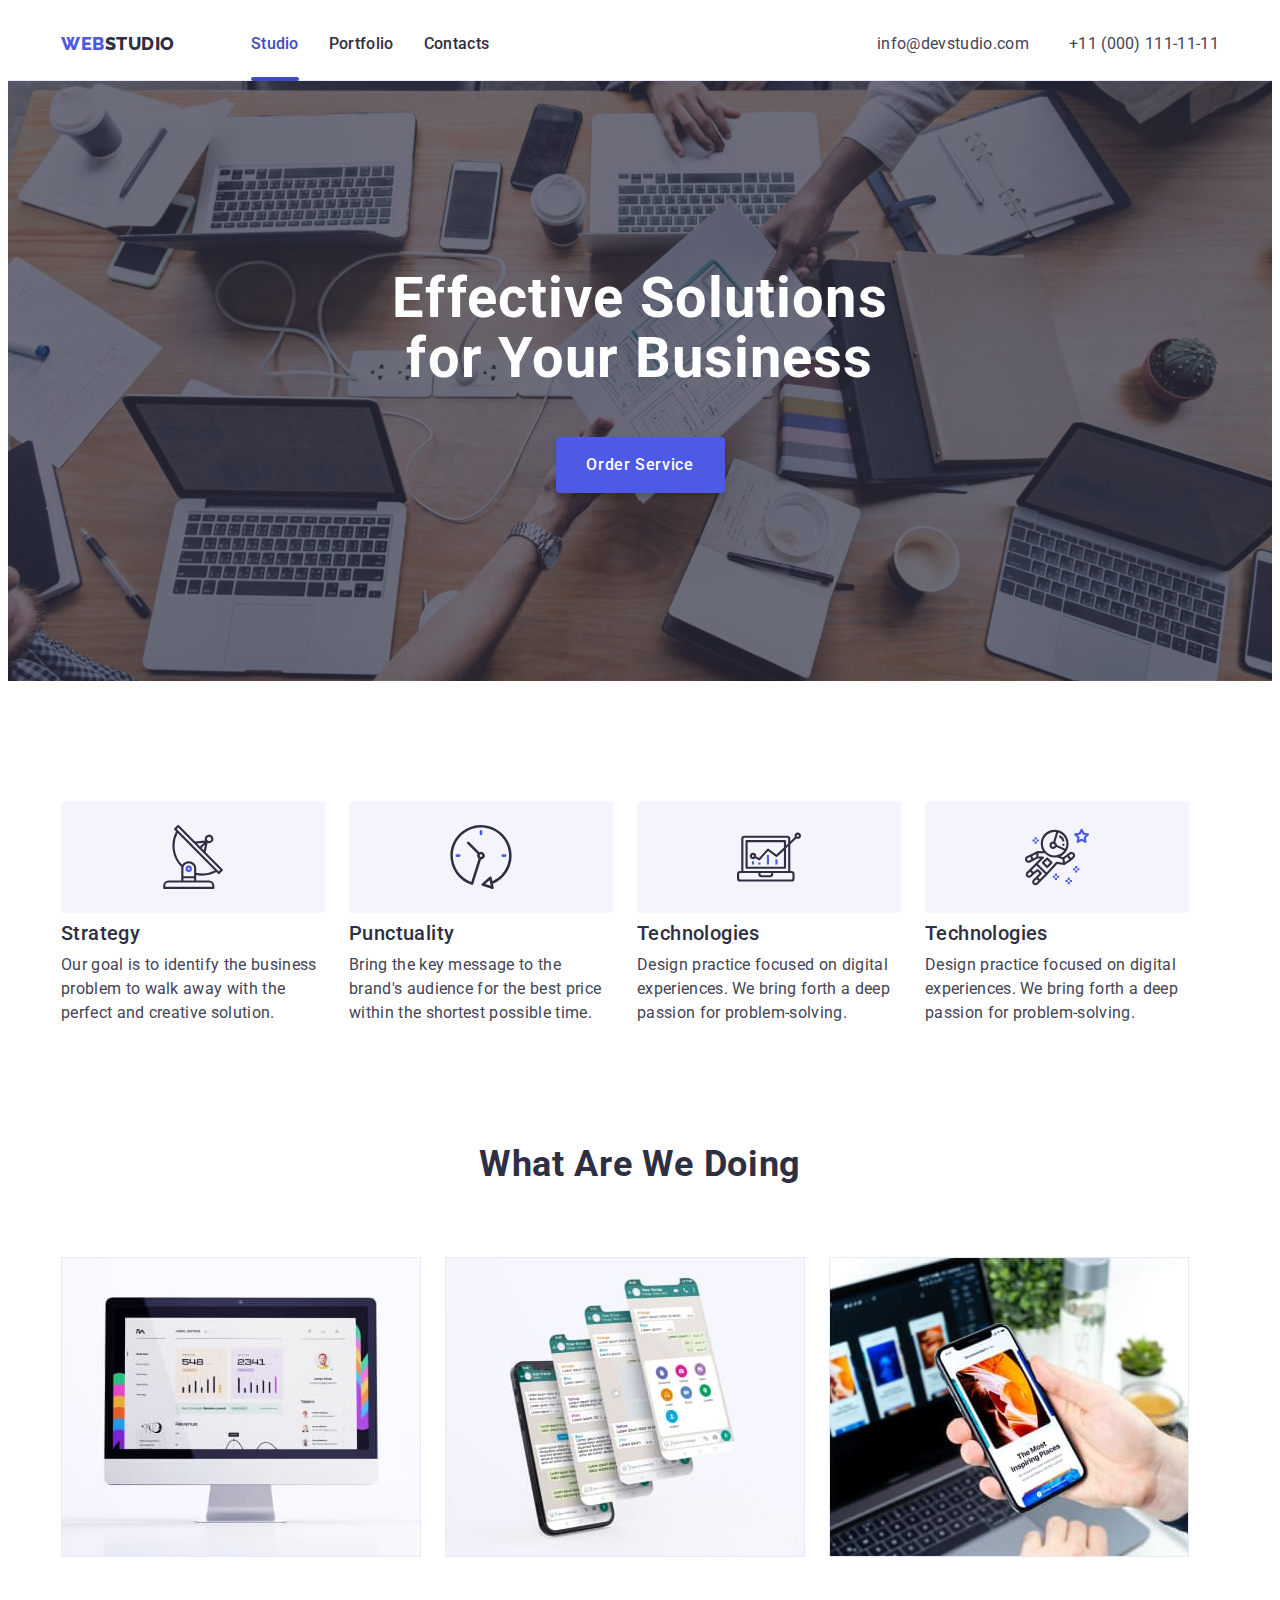
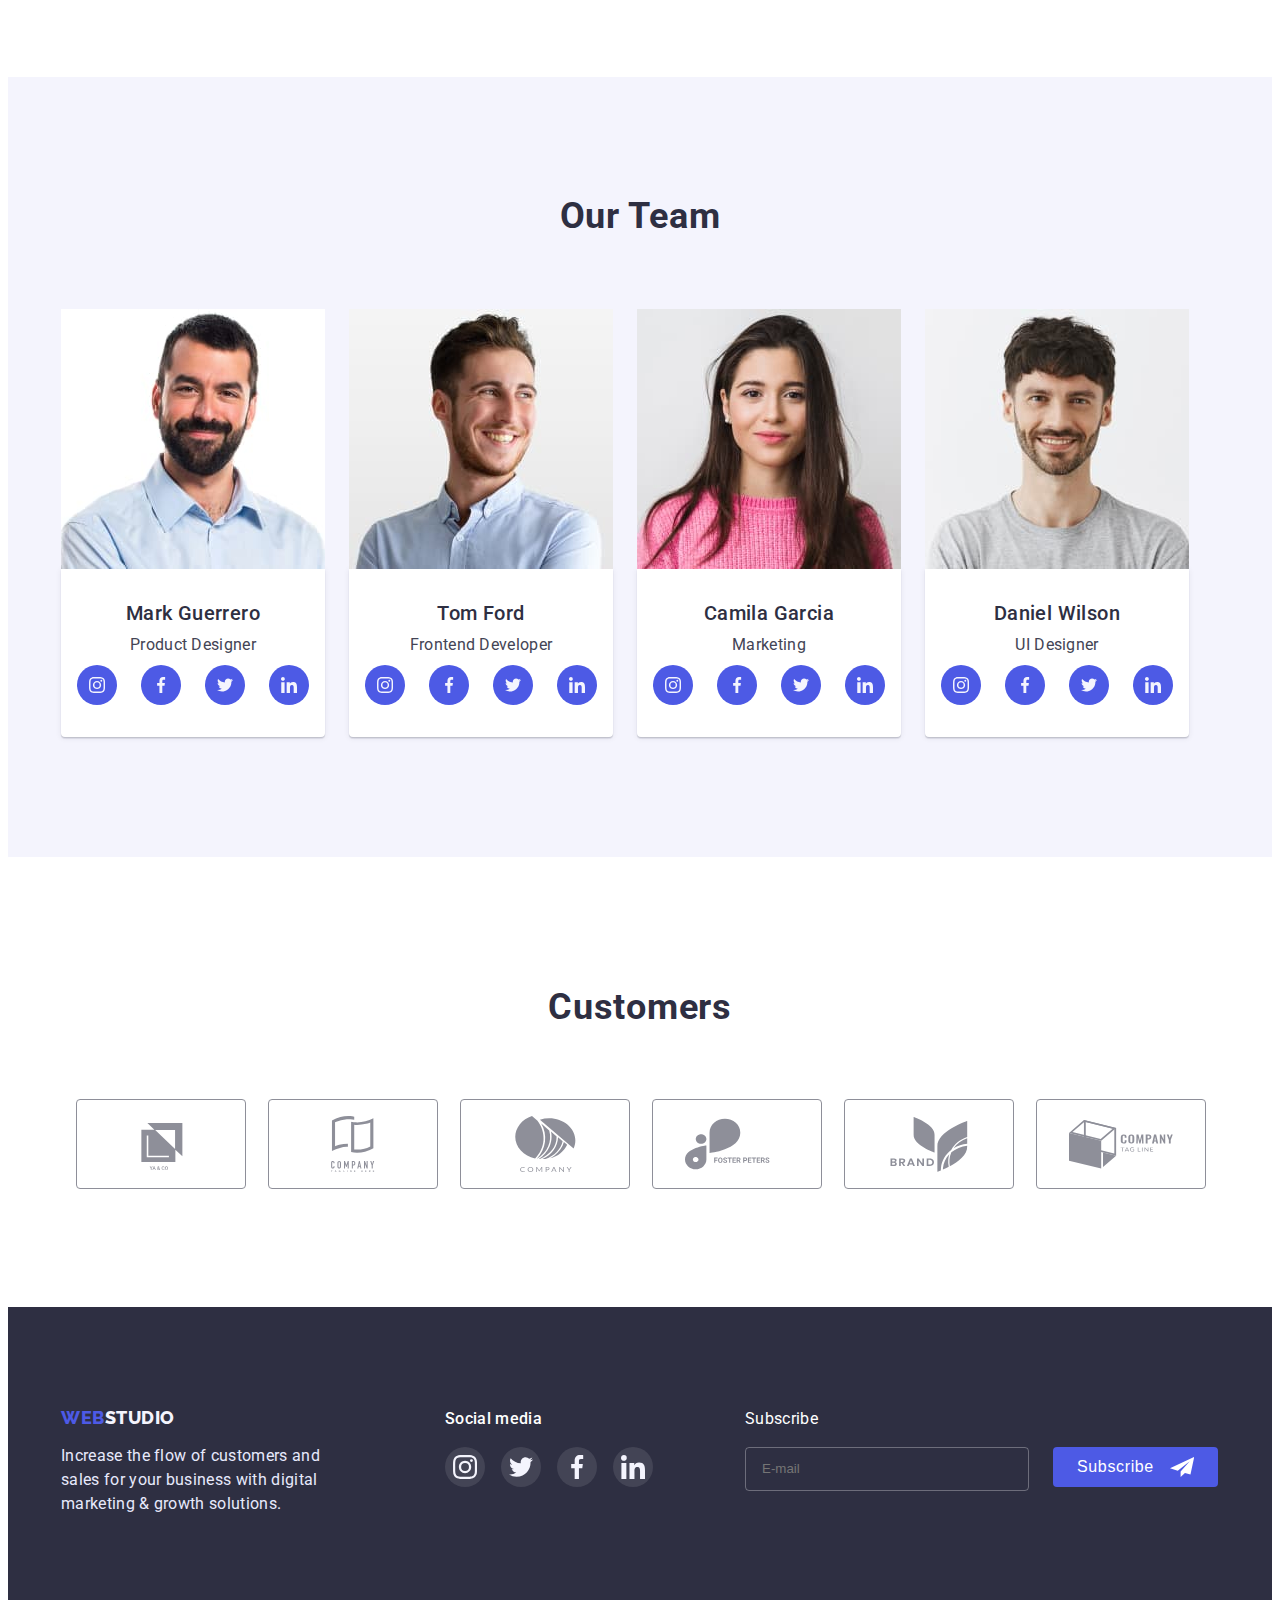
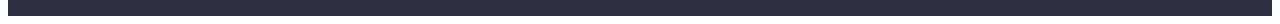
<file: index.html>
<!DOCTYPE html>
<html lang="en">
  <head>
    <meta charset="UTF-8" />
    <meta http-equiv="X-UA-Compatible" content="IE=edge" />
    <meta name="viewport" content="width=device-width, initial-scale=1.0" />
    <title>Document</title>
    <link
      rel="stylesheet"
      href="https://cdnjs.cloudflare.com/ajax/libs/modern-normalize/1.1.0/modern-normalize.min.css"
      integrity="sha512-wpPYUAdjBVSE4KJnH1VR1HeZfpl1ub8YT/NKx4PuQ5NmX2tKuGu6U/JRp5y+Y8XG2tV+wKQpNHVUX03MfMFn9Q=="
      crossorigin="anonymous"
      referrerpolicy="no-referrer"
    />
    <link rel="stylesheet" href="./css/styles.css" />
    <link rel="preconnect" href="https://fonts.googleapis.com" />
    <link rel="preconnect" href="https://fonts.gstatic.com" crossorigin />
    <link
      href="https://fonts.googleapis.com/css2?family=Raleway:wght@800&family=Roboto:wght@400;500;700;900&display=swap"
      rel="stylesheet"
    />
  </head>
  <body>
    <!-- Панель  навігації-->
    <header class="header">
      <div class="container container-flex">
        <nav class="header-nav nav-flex">
          <a class="logo link" href="./index.html"
            ><span class="logo-web">Web</span>Studio</a
          >
          <ul class="header-list list">
            <li class="header-item">
              <a class="header-link link current" href="">Studio</a>
            </li>
            <li class="header-item">
              <a class="header-link link" href="./portfolio.html">Portfolio</a>
            </li>
            <li class="header-item">
              <a class="header-link link" href="">Contacts</a>
            </li>
          </ul>
        </nav>
        <address class="header-address">
          <ul class="header-address-list list">
            <li class="header-address-item">
              <a class="header-mail link" href="mailto:info@devstudio.com"
                >info@devstudio.com</a
              >
            </li>
            <li class="header-address-item">
              <a class="header-tel link" href="tel:+110001111111"
                >+11 (000) 111-11-11</a
              >
            </li>
          </ul>
        </address>
      </div>
    </header>
    <main>
      <!-- Назва компанії -->
      <section class="hero">
        <div class="container">
          <h1 class="hero-title">Effective Solutions for Your Business</h1>
          <button class="button" type="button" data-modal-open>
            Order Service
          </button>
        </div>
      </section>
      <!-- Про компанію -->
      <section class="about section">
        <div class="container">
          <h2 class="hidden">About us</h2>
          <ul class="about-list list">
            <li class="about-item">
              <div class="about-icon">
                <svg width="64" height="64">
                  <use href="./images/icons.svg#icon-antenna"></use>
                </svg>
              </div>
              <h3 class="about-title">Strategy</h3>
              <p class="about-text">
                Our goal is to identify the business problem to walk away with
                the perfect and creative solution.
              </p>
            </li>
            <li class="about-item">
              <div class="about-icon">
                <svg width="64" height="64">
                  <use href="./images/icons.svg#icon-clock"></use>
                </svg>
              </div>
              <h3 class="about-title">Punctuality</h3>
              <p class="about-text">
                Bring the key message to the brand's audience for the best price
                within the shortest possible time.
              </p>
            </li>
            <li class="about-item">
              <div class="about-icon">
                <svg width="64" height="64">
                  <use href="./images/icons.svg#icon-diagram"></use>
                </svg>
              </div>
              <h3 class="about-title">Technologies</h3>
              <p class="about-text">
                Design practice focused on digital experiences. We bring forth a
                deep passion for problem-solving.
              </p>
            </li>
            <li class="about-item">
              <div class="about-icon">
                <svg width="64" height="64">
                  <use href="./images/icons.svg#icon-astronaut"></use>
                </svg>
              </div>
              <h3 class="about-title">Technologies</h3>
              <p class="about-text">
                Design practice focused on digital experiences. We bring forth a
                deep passion for problem-solving.
              </p>
            </li>
          </ul>
        </div>
      </section>
      <!-- Що ми робимо -->
      <section class="products">
        <div class="container">
          <h2 class="products-title">What Are We Doing</h2>
          <ul class="product-list list">
            <li class="product-item">
              <img
                src="./images/img1.jpg"
                alt="Web-page on the monitor"
                width="360"
              />
            </li>
            <li class="product-item">
              <img
                src="./images/img2.jpg"
                alt="Application on the mobilephone"
                width="360"
              />
            </li>
            <li class="product-item">
              <img
                src="./images/img3.jpg"
                alt="Application on the mobilephone and noutbook behind mobilephone"
                width="360"
              />
            </li>
          </ul>
        </div>
      </section>
      <!-- Наша команда -->
      <section class="team section">
        <div class="container">
          <h2 class="team-title">Our Team</h2>
          <ul class="team-list list">
            <li class="team-item">
              <img
                src="./images/markguerrero.jpg"
                alt="markguerrero"
                width="264"
              />
              <div class="employees">
                <h3 class="team-name">Mark Guerrero</h3>
                <p class="team-text">Product Designer</p>
                <ul class="team-icons-list list">
                  <li class="team-icons-item">
                    <a href="" class="team-icons-link link">
                      <svg class="team-icon" width="16" height="16">
                        <use href="./images/icons.svg#icon-instagram"></use>
                      </svg>
                    </a>
                  </li>
                  <li class="team-icons-item">
                    <a href="" class="team-icons-link link">
                      <svg class="team-icon" width="16" height="16">
                        <use href="./images/icons.svg#icon-facebook"></use>
                      </svg>
                    </a>
                  </li>
                  <li class="team-icons-item">
                    <a href="" class="team-icons-link link">
                      <svg class="team-icon" width="16" height="16">
                        <use href="./images/icons.svg#icon-twitter"></use>
                      </svg>
                    </a>
                  </li>
                  <li class="team-icons-item">
                    <a href="" class="team-icons-link link">
                      <svg class="team-icon" width="16" height="16">
                        <use href="./images/icons.svg#icon-linkedin"></use>
                      </svg>
                    </a>
                  </li>
                </ul>
              </div>
            </li>
            <li class="team-item">
              <img src="./images/tomford.jpg" alt="tomford" width="264" />
              <div class="employees">
                <h3 class="team-name">Tom Ford</h3>
                <p class="team-text">Frontend Developer</p>
                <ul class="team-icons-list list">
                  <li class="team-icons-item">
                    <a href="" class="team-icons-link link">
                      <svg class="team-icon" width="16" height="16">
                        <use href="./images/icons.svg#icon-instagram"></use>
                      </svg>
                    </a>
                  </li>
                  <li class="team-icons-item">
                    <a href="" class="team-icons-link link">
                      <svg class="team-icon" width="16" height="16">
                        <use href="./images/icons.svg#icon-facebook"></use>
                      </svg>
                    </a>
                  </li>
                  <li class="team-icons-item">
                    <a href="" class="team-icons-link link">
                      <svg class="team-icon" width="16" height="16">
                        <use href="./images/icons.svg#icon-twitter"></use>
                      </svg>
                    </a>
                  </li>
                  <li class="team-icons-item">
                    <a href="" class="team-icons-link link">
                      <svg class="team-icon" width="16" height="16">
                        <use href="./images/icons.svg#icon-linkedin"></use>
                      </svg>
                    </a>
                  </li>
                </ul>
              </div>
            </li>
            <li class="team-item">
              <img
                src="./images/camilagarcia.jpg"
                alt="camilagarcia"
                width="264"
              />
              <div class="employees">
                <h3 class="team-name">Camila Garcia</h3>
                <p class="team-text">Marketing</p>
                <ul class="team-icons-list list">
                  <li class="team-icons-item">
                    <a href="" class="team-icons-link link">
                      <svg class="team-icon" width="16" height="16">
                        <use href="./images/icons.svg#icon-instagram"></use>
                      </svg>
                    </a>
                  </li>
                  <li class="team-icons-item">
                    <a href="" class="team-icons-link link">
                      <svg class="team-icon" width="16" height="16">
                        <use href="./images/icons.svg#icon-facebook"></use>
                      </svg>
                    </a>
                  </li>
                  <li class="team-icons-item">
                    <a href="" class="team-icons-link link">
                      <svg class="team-icon" width="16" height="16">
                        <use href="./images/icons.svg#icon-twitter"></use>
                      </svg>
                    </a>
                  </li>
                  <li class="team-icons-item">
                    <a href="" class="team-icons-link link">
                      <svg class="team-icon" width="16" height="16">
                        <use href="./images/icons.svg#icon-linkedin"></use>
                      </svg>
                    </a>
                  </li>
                </ul>
              </div>
            </li>
            <li class="team-item">
              <img
                src="./images/danielwilson.jpg"
                alt="danielwilson"
                width="264"
              />
              <div class="employees">
                <h3 class="team-name">Daniel Wilson</h3>
                <p class="team-text">UI Designer</p>
                <ul class="team-icons-list list">
                  <li class="team-icons-item">
                    <a href="" class="team-icons-link link">
                      <svg class="team-icon" width="16" height="16">
                        <use href="./images/icons.svg#icon-instagram"></use>
                      </svg>
                    </a>
                  </li>
                  <li class="team-icons-item">
                    <a href="" class="team-icons-link link">
                      <svg class="team-icon" width="16" height="16">
                        <use href="./images/icons.svg#icon-facebook"></use>
                      </svg>
                    </a>
                  </li>
                  <li class="team-icons-item">
                    <a href="" class="team-icons-link link">
                      <svg class="team-icon" width="16" height="16">
                        <use href="./images/icons.svg#icon-twitter"></use>
                      </svg>
                    </a>
                  </li>
                  <li class="team-icons-item">
                    <a href="" class="team-icons-link link">
                      <svg class="team-icon" width="16" height="16">
                        <use href="./images/icons.svg#icon-linkedin"></use>
                      </svg>
                    </a>
                  </li>
                </ul>
              </div>
            </li>
          </ul>
        </div>
      </section>
      <!-- Наші клієнти -->
      <section class="customers">
        <div class="container">
          <h2 class="customers-title">Customers</h2>
          <ul class="customers-list list">
            <li class="customers-item">
              <a class="customers-item-link link" href="">
                <svg class="customers-icon" width="104" height="56">
                  <use href="./images/icons.svg#icon-company1"></use>
                </svg>
              </a>
            </li>
            <li class="customers-item">
              <a class="customers-item-link link" href="">
                <svg class="customers-icon" width="104" height="56">
                  <use href="./images/icons.svg#icon-company2"></use>
                </svg>
              </a>
            </li>
            <li class="customers-item">
              <a class="customers-item-link link" href="">
                <svg class="customers-icon" width="104" height="56">
                  <use href="./images/icons.svg#icon-company3"></use>
                </svg>
              </a>
            </li>
            <li class="customers-item">
              <a class="customers-item-link link" href="">
                <svg class="customers-icon" width="104" height="56">
                  <use href="./images/icons.svg#icon-company4"></use>
                </svg>
              </a>
            </li>
            <li class="customers-item">
              <a class="customers-item-link link" href="">
                <svg class="customers-icon" width="104" height="56">
                  <use href="./images/icons.svg#icon-company5"></use>
                </svg>
              </a>
            </li>
            <li class="customers-item">
              <a class="customers-item-link link" href="">
                <svg class="customers-icon" width="104" height="56">
                  <use href="./images/icons.svg#icon-company6"></use>
                </svg>
              </a>
            </li>
          </ul>
        </div>
      </section>
    </main>
    <!-- Підвал -->
    <footer class="footer">
      <h2 class="hidden">Footer</h2>
      <div class="container footer-flex">
        <div>
          <a class="footer-logo link" href="./index.html"
            ><span class="logo-web">Web</span>Studio</a
          >
          <p class="footer-text">
            Increase the flow of customers and sales for your business with
            digital marketing & growth solutions.
          </p>
        </div>
        <div>
          <h3 class="soc-title">Social media</h3>
          <ul class="soc-icon-list list">
            <li class="soc-icon-item">
              <a class="soc-icon-link link" href="">
                <svg class="soc-icon" width="24" height="24">
                  <use href="./images/icons.svg#icon-instagram"></use>
                </svg>
              </a>
            </li>
            <li class="soc-icon-item">
              <a class="soc-icon-link link" href="">
                <svg class="soc-icon" width="24" height="24">
                  <use href="./images/icons.svg#icon-twitter"></use>
                </svg>
              </a>
            </li>
            <li class="soc-icon-item">
              <a class="soc-icon-link link" href="">
                <svg class="soc-icon" width="24" height="24">
                  <use href="./images/icons.svg#icon-facebook"></use>
                </svg>
              </a>
            </li>
            <li class="soc-icon-item">
              <a class="soc-icon-link link" href="">
                <svg class="soc-icon" width="24" height="24">
                  <use href="./images/icons.svg#icon-linkedin"></use>
                </svg>
              </a>
            </li>
          </ul>
        </div>
        <div class="footer-subscribe">
          <p class="subscribe-text">Subscribe</p>
          <div class="subscribe-wrap">
            <form>
              <input
                class="footer-email"
                type="email"
                name="footer-email"
                id="footer-email"
                placeholder="E-mail"
              />
            </form>
            <button class="footer-button" type="submit">
              Subscribe
              <svg class="modal-close-icon" width="24" height="24">
                <use href="./images/icons.svg#icon-send"></use>
              </svg>
            </button>
          </div>
        </div>
      </div>
    </footer>
    <div class="backdrop is-hidden" data-modal>
      <div class="modal">
        <button type="button" class="modal-close" data-modal-close>
          <svg class="modal-close-icon" width="8" height="8">
            <use href="./images/icons.svg#icon-close"></use>
          </svg>
        </button>
        <p class="modal-title">Leave your contacts and we will call you back</p>
        <form class="modal-form">
          <div class="modal-field">
            <label class="modal-label" for="name">Name</label>
            <div class="modal-wrap">
              <input type="text" name="name" id="name" class="modal-input" />
              <svg class="modal-icon" width="18" height="18">
                <use href="./images/icons.svg#icon-name"></use>
              </svg>
            </div>
          </div>
          <div class="modal-field">
            <label class="modal-label" for="phone">Phone</label>
            <div class="modal-wrap">
              <input type="tel" name="phone" id="phone" class="modal-input" />
              <svg class="modal-icon" width="18" height="24">
                <use href="./images/icons.svg#icon-phone"></use>
              </svg>
            </div>
          </div>
          <div class="modal-field">
            <label class="modal-label" for="email">Email</label>
            <div class="modal-wrap">
              <input type="email" name="email" id="email" class="modal-input" />
              <svg class="modal-icon" width="18" height="24">
                <use href="./images/icons.svg#icon-email"></use>
              </svg>
            </div>
          </div>
          <label class="modal-label" for="Comment">Comment</label>
          <textarea
            class="modal-comment"
            name="Comment"
            id="Comment"
            placeholder="Text input"
          ></textarea>
          <div class="modal-checkbox">
            <input
              class="input-check hidden"
              type="checkbox"
              name="checkbox"
              id="checkbox"
              value="true"
            />
            <label class="modal-label modal-check" for="checkbox"
              >I accept the terms and conditions of the
              <a class="policy-link" href="">Privacy Policy</a></label
            >
          </div>
          <button class="button" type="submit">Send</button>
        </form>
      </div>
    </div>
    <script src="./js/modal.js"></script>
  </body>
</html>
</file>
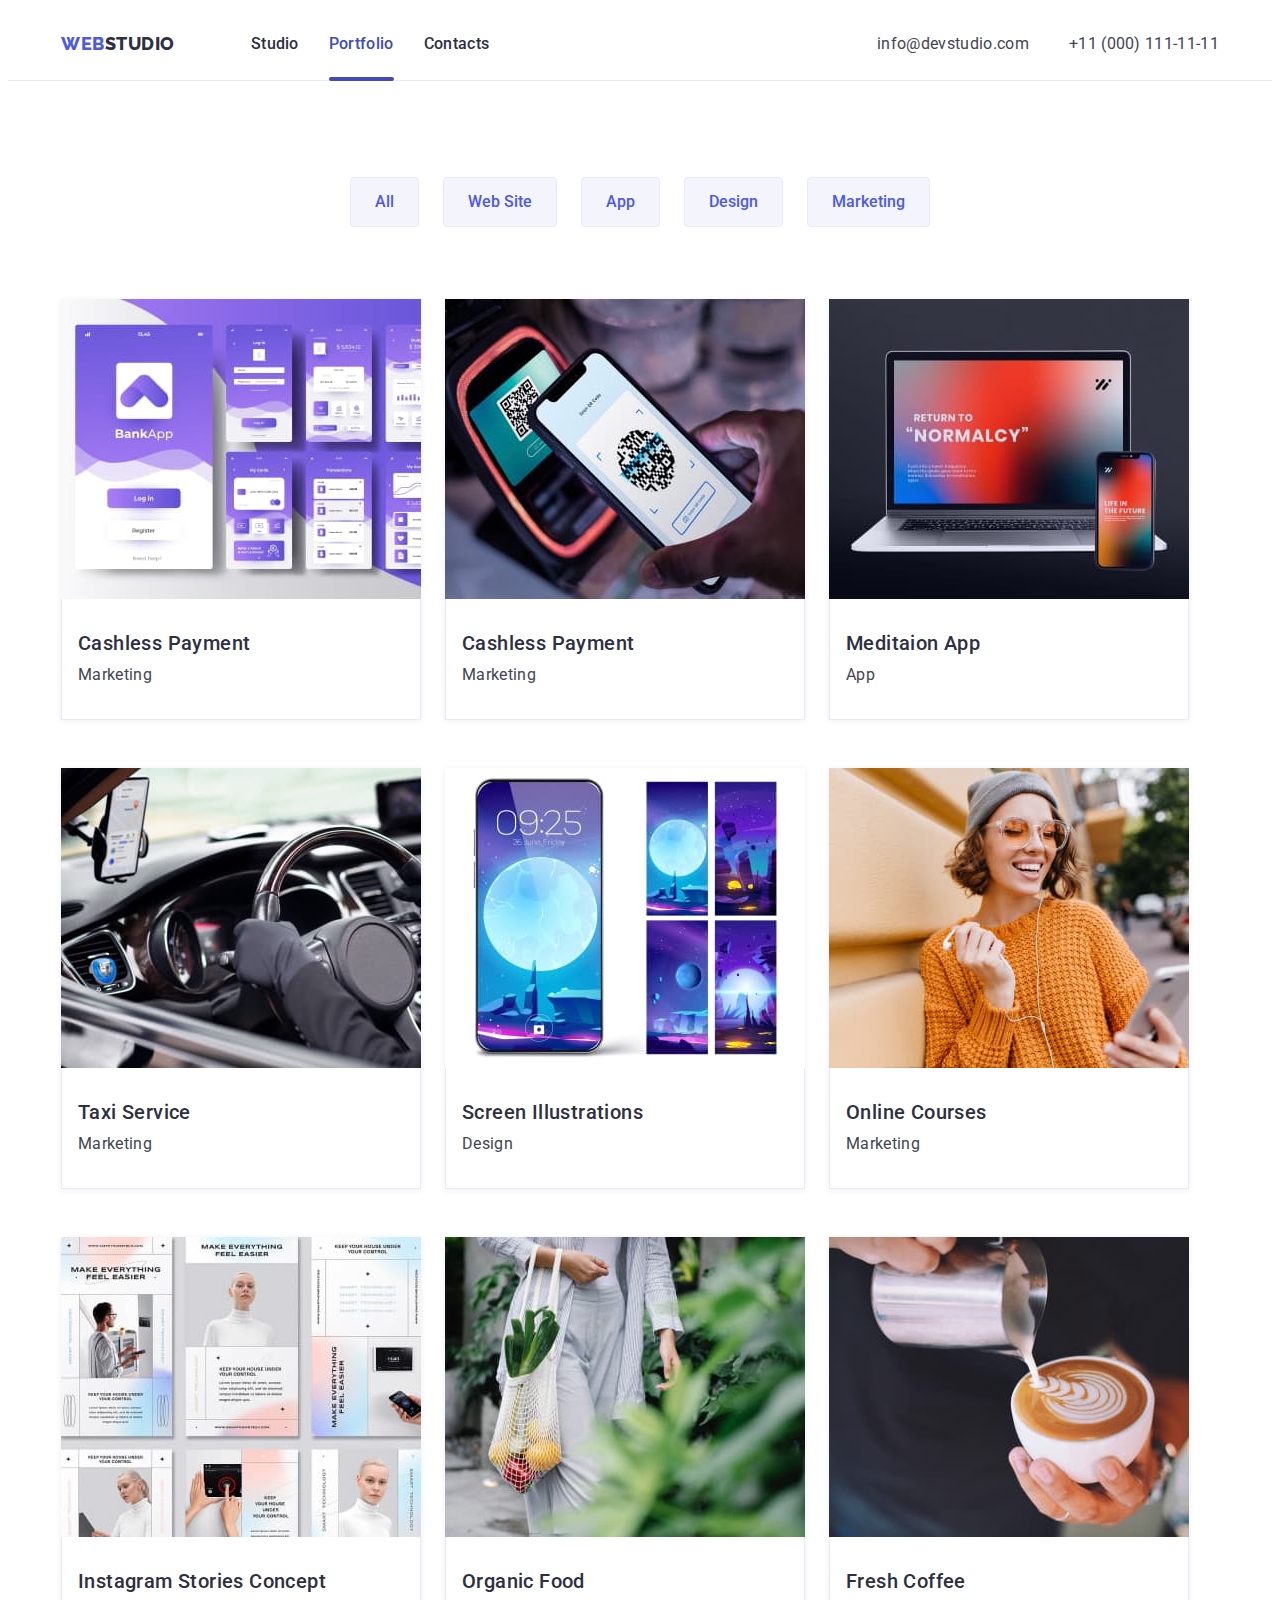
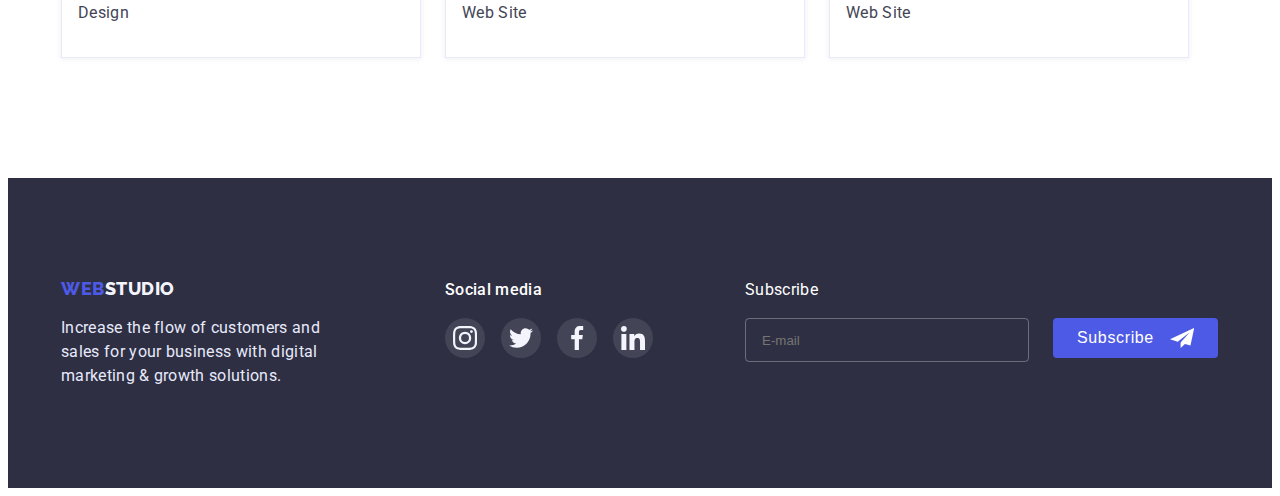
<file: portfolio.html>
<!DOCTYPE html>
<html lang="en">
  <head>
    <meta charset="UTF-8" />
    <meta http-equiv="X-UA-Compatible" content="IE=edge" />
    <meta name="viewport" content="width=device-width, initial-scale=1.0" />
    <title>Document</title>
    <link
      rel="stylesheet"
      href="https://cdnjs.cloudflare.com/ajax/libs/modern-normalize/1.1.0/modern-normalize.min.css"
      integrity="sha512-wpPYUAdjBVSE4KJnH1VR1HeZfpl1ub8YT/NKx4PuQ5NmX2tKuGu6U/JRp5y+Y8XG2tV+wKQpNHVUX03MfMFn9Q=="
      crossorigin="anonymous"
      referrerpolicy="no-referrer"
    />
    <link rel="stylesheet" href="./css/styles.css" />
    <link rel="preconnect" href="https://fonts.googleapis.com" />
    <link rel="preconnect" href="https://fonts.gstatic.com" crossorigin />
    <link
      href="https://fonts.googleapis.com/css2?family=Raleway:wght@800&family=Roboto:wght@400;500;700;900&display=swap"
      rel="stylesheet"
    />
  </head>
  <body>
    <!-- Панель  навігації-->
    <header class="header">
      <div class="container container-flex">
        <nav class="header-nav nav-flex">
          <a class="logo link" href="./index.html"
            ><span class="logo-web">Web</span>Studio</a
          >
          <ul class="header-list list">
            <li class="header-item">
              <a class="header-link link" href="./index.html">Studio</a>
            </li>
            <li class="header-item">
              <a class="header-link link current" href="">Portfolio</a>
            </li>
            <li class="header-item">
              <a class="header-link link" href="">Contacts</a>
            </li>
          </ul>
        </nav>
        <address class="header-address">
          <ul class="header-address-list list">
            <li class="header-address-item">
              <a class="header-mail link" href="mailto:info@devstudio.com"
                >info@devstudio.com</a
              >
            </li>
            <li class="header-address-item">
              <a class="header-tel link" href="tel:+110001111111"
                >+11 (000) 111-11-11</a
              >
            </li>
          </ul>
        </address>
      </div>
    </header>
    <main>
      <!-- Портфоліо -->
      <section class="portfolio">
        <div class="container">
          <h1 class="hidden">Portofolio</h1>
          <ul class="portfolio-filter-list list">
            <li class="portfolio-filter-item">
              <button class="portfolio-filter-btn" type="button">All</button>
            </li>
            <li class="portfolio-filter-item">
              <button class="portfolio-filter-btn" type="button">
                Web Site
              </button>
            </li>
            <li class="portfolio-filter-item">
              <button class="portfolio-filter-btn" type="button">App</button>
            </li>
            <li class="portfolio-filter-item">
              <button class="portfolio-filter-btn" type="button">Design</button>
            </li>
            <li class="portfolio-filter-item">
              <button class="portfolio-filter-btn" type="button">
                Marketing
              </button>
            </li>
          </ul>
          <ul class="portfolio-list list">
            <li class="portfolio-item">
              <a class="portfolio-item-link link" href="">
                <div class="portfolio-overlay">
                  <img
                    src="./images/portfolio/img1.jpg"
                    alt="Cashless Payment"
                    width="360"
                    height="300"
                  />
                  <p class="porfolio-overlay-text">
                    14 Stylish and User-Friendly App Design Concepts · Task
                    Manager App · Calorie Tracker App · Exotic Fruit Ecommerce
                    App · Cloud Storage App
                  </p>
                </div>
                <div class="portfolio-border">
                  <h2 class="portfolio-title">Cashless Payment</h2>
                  <p class="portfolio-text">Marketing</p>
                </div>
              </a>
            </li>
            <li class="portfolio-item">
              <a class="portfolio-item-link link" href="">
                <div class="portfolio-overlay">
                  <img
                    src="./images/portfolio/img2.jpg"
                    alt="Cashless Payment"
                    width="360"
                    height="300"
                  />
                  <p class="porfolio-overlay-text">
                    14 Stylish and User-Friendly App Design Concepts · Task
                    Manager App · Calorie Tracker App · Exotic Fruit Ecommerce
                    App · Cloud Storage App
                  </p>
                </div>
                <div class="portfolio-border">
                  <h2 class="portfolio-title">Cashless Payment</h2>
                  <p class="portfolio-text">Marketing</p>
                </div>
              </a>
            </li>
            <li class="portfolio-item">
              <a class="portfolio-item-link link" href="">
                <div class="portfolio-overlay">
                  <img
                    src="./images/portfolio/img3.jpg"
                    alt="Meditaion App"
                    width="360"
                    height="300"
                  />
                  <p class="porfolio-overlay-text">
                    14 Stylish and User-Friendly App Design Concepts · Task
                    Manager App · Calorie Tracker App · Exotic Fruit Ecommerce
                    App · Cloud Storage App
                  </p>
                </div>
                <div class="portfolio-border">
                  <h2 class="portfolio-title">Meditaion App</h2>
                  <p class="portfolio-text">App</p>
                </div>
              </a>
            </li>
            <li class="portfolio-item">
              <a class="portfolio-item-link link" href="">
                <div class="portfolio-overlay">
                  <img
                    src="./images/portfolio/img4.jpg"
                    alt="Taxi Service"
                    width="360"
                    height="300"
                  />
                  <p class="porfolio-overlay-text">
                    14 Stylish and User-Friendly App Design Concepts · Task
                    Manager App · Calorie Tracker App · Exotic Fruit Ecommerce
                    App · Cloud Storage App
                  </p>
                </div>
                <div class="portfolio-border">
                  <h2 class="portfolio-title">Taxi Service</h2>
                  <p class="portfolio-text">Marketing</p>
                </div>
              </a>
            </li>
            <li class="portfolio-item">
              <a class="portfolio-item-link link" href="">
                <div class="portfolio-overlay">
                  <img
                    src="./images/portfolio/img5.jpg"
                    alt="Screen Illustrations"
                    width="360"
                    height="300"
                  />
                  <p class="porfolio-overlay-text">
                    14 Stylish and User-Friendly App Design Concepts · Task
                    Manager App · Calorie Tracker App · Exotic Fruit Ecommerce
                    App · Cloud Storage App
                  </p>
                </div>
                <div class="portfolio-border">
                  <h2 class="portfolio-title">Screen Illustrations</h2>
                  <p class="portfolio-text">Design</p>
                </div>
              </a>
            </li>
            <li class="portfolio-item">
              <a class="portfolio-item-link link" href="">
                <div class="portfolio-overlay">
                  <img
                    src="./images/portfolio/img6.jpg"
                    alt="Online Courses"
                    width="360"
                    height="300"
                  />
                  <p class="porfolio-overlay-text">
                    14 Stylish and User-Friendly App Design Concepts · Task
                    Manager App · Calorie Tracker App · Exotic Fruit Ecommerce
                    App · Cloud Storage App
                  </p>
                </div>
                <div class="portfolio-border">
                  <h2 class="portfolio-title">Online Courses</h2>
                  <p class="portfolio-text">Marketing</p>
                </div>
              </a>
            </li>
            <li class="portfolio-item">
              <a class="portfolio-item-link link" href="">
                <div class="portfolio-overlay">
                  <img
                    src="./images/portfolio/img7.jpg"
                    alt="Instagram Stories Concept"
                    width="360"
                    height="300"
                  />
                  <p class="porfolio-overlay-text">
                    14 Stylish and User-Friendly App Design Concepts · Task
                    Manager App · Calorie Tracker App · Exotic Fruit Ecommerce
                    App · Cloud Storage App
                  </p>
                </div>
                <div class="portfolio-border">
                  <h2 class="portfolio-title">Instagram Stories Concept</h2>
                  <p class="portfolio-text">Design</p>
                </div>
              </a>
            </li>
            <li class="portfolio-item">
              <a class="portfolio-item-link link" href="">
                <div class="portfolio-overlay">
                  <img
                    src="./images/portfolio/img8.jpg"
                    alt="Organic Food"
                    width="360"
                    height="300"
                  />
                  <p class="porfolio-overlay-text">
                    14 Stylish and User-Friendly App Design Concepts · Task
                    Manager App · Calorie Tracker App · Exotic Fruit Ecommerce
                    App · Cloud Storage App
                  </p>
                </div>
                <div class="portfolio-border">
                  <h2 class="portfolio-title">Organic Food</h2>
                  <p class="portfolio-text">Web Site</p>
                </div>
              </a>
            </li>
            <li class="portfolio-item">
              <a class="portfolio-item-link link" href="">
                <div class="portfolio-overlay">
                  <img
                    src="./images/portfolio/img9.jpg"
                    alt="Fresh Coffee"
                    width="360"
                    height="300"
                  />
                  <p class="porfolio-overlay-text">
                    14 Stylish and User-Friendly App Design Concepts · Task
                    Manager App · Calorie Tracker App · Exotic Fruit Ecommerce
                    App · Cloud Storage App
                  </p>
                </div>
                <div class="portfolio-border">
                  <h2 class="portfolio-title">Fresh Coffee</h2>
                  <p class="portfolio-text">Web Site</p>
                </div>
              </a>
            </li>
          </ul>
        </div>
      </section>
    </main>
    <!-- Підвал -->
    <footer class="footer">
      <h2 class="hidden">Footer</h2>
      <div class="container footer-flex">
        <div>
          <a class="footer-logo link" href="./index.html"
            ><span class="logo-web">Web</span>Studio</a
          >
          <p class="footer-text">
            Increase the flow of customers and sales for your business with
            digital marketing & growth solutions.
          </p>
        </div>
        <div>
          <h3 class="soc-title">Social media</h3>
          <ul class="soc-icon-list list">
            <li class="soc-icon-item">
              <a class="soc-icon-link link" href="">
                <svg class="soc-icon" width="24" height="24">
                  <use href="./images/icons.svg#icon-instagram"></use>
                </svg>
              </a>
            </li>
            <li class="soc-icon-item">
              <a class="soc-icon-link link" href="">
                <svg class="soc-icon" width="24" height="24">
                  <use href="./images/icons.svg#icon-twitter"></use>
                </svg>
              </a>
            </li>
            <li class="soc-icon-item">
              <a class="soc-icon-link link" href="">
                <svg class="soc-icon" width="24" height="24">
                  <use href="./images/icons.svg#icon-facebook"></use>
                </svg>
              </a>
            </li>
            <li class="soc-icon-item">
              <a class="soc-icon-link link" href="">
                <svg class="soc-icon" width="24" height="24">
                  <use href="./images/icons.svg#icon-linkedin"></use>
                </svg>
              </a>
            </li>
          </ul>
        </div>
        <div class="footer-subscribe">
          <p class="subscribe-text">Subscribe</p>
          <div class="subscribe-wrap">
            <form>
              <input
                class="footer-email"
                type="email"
                name="footer-email"
                id="footer-email"
                placeholder="E-mail"
              />
            </form>
            <button class="footer-button" type="submit">
              Subscribe
              <svg class="modal-close-icon" width="24" height="24">
                <use href="./images/icons.svg#icon-send"></use>
              </svg>
            </button>
          </div>
        </div>
      </div>
    </footer>
  </body>
</html>
</file>
<file: css/styles.css>
:root {
  --main-color: #2e2f42;
  --hover-focus-color: #404bbf;
  --text-color: #434455;
  --footer-text-color: #e7e9fc;
  --web-herobtn-filterbtn-color: #4d5ae5;
  --herotitlebtn-filterbtn-hover: #ffffff;
  --filterbtn-footerlogo-team: #f4f4fd;
  --costumer-color: #8e8f99;
  --footer-hover-focus: #31d0aa;
}

body {
  font-family: 'Roboto', sans-serif;
  color: var(--main-color);
}

h1,
h2,
h3,
h4,
h5,
h6,
p {
  margin: 0;
}

ul {
  margin: 0;
  padding-left: 0;
}

img {
  display: block;
  max-width: 100%;
  height: auto;
}

.link {
  text-decoration: none;
  color: var(--main-color);
}

.list {
  list-style: none;
}

.container {
  max-width: 1158px;
  padding-left: 15px;
  padding-right: 15px;
  margin: 0 auto;
  /* outline: 2px solid red; */
}

.section {
  padding-top: 120px;
  padding-bottom: 120px;
}

.hidden {
  position: absolute;
  width: 1px;
  height: 1px;
  margin: -1px;
  border: 0;
  padding: 0;
  white-space: nowrap;
  clip-path: inset(100%);
  clip: rect(0 0 0 0);
  overflow: hidden;
}

/* ======================INDEX.HTML======================= */
/* -----------------------HEADER------------------------ */

.header {
  padding-top: 24px;
  padding-bottom: 24px;
  border-bottom: 1px solid var(--footer-text-color);
}

.container-flex {
  display: flex;
  align-items: center;
}

.nav-flex {
  display: flex;
}

.logo {
  font-family: 'raleway', sans-serif;
  font-weight: 800;
  font-size: 18px;
  line-height: 1.33;
  display: flex;
  align-items: center;
  letter-spacing: 0.03em;
  text-transform: uppercase;
  margin-right: 76px;
  color: var(--main-color);
}

.logo-web {
  color: var(--web-herobtn-filterbtn-color);
}

.header-list {
  display: flex;
  gap: 30px;
}

.header-link {
  position: relative;
  font-weight: 500;
  font-size: 16px;
  line-height: 1.5;
  letter-spacing: 0.02em;
  color: var(--main-color);
  padding-top: 10px;
  padding-bottom: 10px;
  transition: color 250ms cubic-bezier(0.4, 0, 0.2, 1);
}

.header-link:is(:hover, :focus) {
  color: var(--hover-focus-color);
}

.header-link::after {
  position: absolute;
  left: 0;
  bottom: -45%;
  content: '';
  width: 100%;
  height: 4px;
  background: var(--hover-focus-color);
  border-radius: 2px;
  transform: scaleX(0);
  transition: transform 250ms cubic-bezier(0.4, 0, 0.2, 1);
}

.header-link:is(:hover, :focus)::after {
  color: var(--hover-focus-color);
  transform: scaleX(1);
}

.header-link.current {
  color: var(--hover-focus-color);
}

.header-link.current::after {
  position: absolute;
  left: 0;
  bottom: -45%;
  content: '';
  width: 100%;
  height: 4px;
  background: var(--hover-focus-color);
  transform: scaleX(1);
}

.header-address {
  margin-left: auto;
}

.header-address-list {
  display: flex;
  gap: 40px;
}

.header-mail {
  font-size: 16px;
  line-height: 1.5;
  letter-spacing: 0.02em;
  color: var(--text-color);
  font-style: normal;
  transition: color 250ms cubic-bezier(0.4, 0, 0.2, 1);
}

.header-mail:hover,
.header-mail:focus {
  color: var(--hover-focus-color);
}

.header-tel {
  font-size: 16px;
  line-height: 1.5;
  letter-spacing: 0.02em;
  color: var(--text-color);
  font-style: normal;
}

/* ------------------------------HERO---------------------------------- */

.hero {
  background-color: var(--main-color);
  max-width: 1440px;
  background-image: linear-gradient(rgba(46, 47, 66, 0.7),
      rgba(46, 47, 66, 0.7)),
    url(../images/hero-bg.jpg);
  background-repeat: no-repeat;
  background-position: center;
  background-size: cover;
  padding-top: 188px;
  padding-bottom: 188px;
  margin: 0 auto;
}

.hero-title {
  text-align: center;
  max-width: 496px;
  font-size: 56px;
  line-height: 1.07;
  letter-spacing: 0.02em;
  color: var(--herotitlebtn-filterbtn-hover);
  margin-bottom: 48px;
  margin-left: auto;
  margin-right: auto;
}

.button {
  display: block;
  margin: 0 auto;
  width: 169px;
  height: 56px;
  background-color: var(--web-herobtn-filterbtn-color);
  font-family: 'Roboto', sans-serif;
  font-weight: 500;
  font-size: 16px;
  line-height: 1.5;
  letter-spacing: 0.04em;
  color: var(--herotitlebtn-filterbtn-hover);
  cursor: pointer;
  box-shadow: 0px 4px 4px rgba(0, 0, 0, 0.15);
  border: 0;
  border-radius: 4px;
  transition: background-color 250ms cubic-bezier(0.4, 0, 0.2, 1);
}

.button:hover,
.button:focus {
  background-color: var(--hover-focus-color);
}

/* -----------------------------------ABOUT---------------------------------- */

.about-icon {
  display: flex;
  justify-content: center;
  align-items: center;
  width: 264px;
  height: 112px;
  background-color: var(--filterbtn-footerlogo-team);
  margin-bottom: 8px;
  border-radius: 4px;
}

.about-list {
  display: flex;
  gap: 24px;
}

.about-item {
  width: 264px;
}

.about-title {
  font-weight: 500;
  font-size: 20px;
  line-height: 1.2;
  letter-spacing: 0.02em;
  padding-bottom: 8px;
}

.about-text {
  font-size: 16px;
  line-height: 1.5;
  letter-spacing: 0.02em;
  color: var(--text-color);
}

/* --------------------------------PRODUCTS----------------------------- */

.products {
  padding-bottom: 120px;
}

.products-title {
  font-size: 36px;
  line-height: 1.11;
  letter-spacing: 0.02em;
  margin-bottom: 72px;
  text-align: center;
}

.product-list {
  display: flex;
  gap: 24px;
}

.product-item {
  width: calc((100% - 48) / 3);
}

/* ------------------------------------OUR TEAM----------------------------- */

.team {
  background-color: var(--filterbtn-footerlogo-team);
}

.team-title {
  font-size: 36px;
  line-height: 1.11;
  letter-spacing: 0.02em;
  margin-bottom: 72px;
  text-align: center;
}

.team-list {
  display: flex;
  gap: 24px;
}

.team-item {
  width: calc((100% - 72) / 4);
}

.employees {
  background-color: #ffffff;
  padding: 32px 16px;
  text-align: center;
  box-shadow: 0px 1px 6px rgba(46, 47, 66, 0.08),
    0px 1px 1px rgba(46, 47, 66, 0.16), 0px 2px 1px rgba(46, 47, 66, 0.08);
  border-radius: 0 0 4px 4px;
}

.team-name {
  padding-bottom: 8px;
  font-weight: 500;
  font-size: 20px;
  line-height: 1.2;
  letter-spacing: 0.02em;
}

.team-text {
  font-size: 16px;
  line-height: 1.5;
  letter-spacing: 0.02em;
  color: var(--text-color);
  padding-bottom: 8px;
}

.team-icons-list {
  display: flex;
  justify-content: center;
  gap: 24px;
}

.team-icons-item {
  width: 40px;
  height: 40px;
}

.team-icons-link {
  width: 100%;
  height: 100%;
  border-radius: 50%;
  display: flex;
  justify-content: center;
  align-items: center;
  background-color: var(--web-herobtn-filterbtn-color);
  transition: background-color 250ms cubic-bezier(0.4, 0, 0.2, 1);
}

.team-icons-link:is(:hover, :focus) {
  background-color: var(--hover-focus-color);
}

/* -------------------------------CUSTOMERS----------------------------------- */

.customers {
  padding-top: 130px;
  padding-bottom: 120px;
  margin: 0 auto;
}

.customers-title {
  font-size: 36px;
  line-height: 40px;
  text-align: center;
  letter-spacing: 0.02em;
  margin-bottom: 72px;
}

.customers-list {
  display: flex;
  justify-content: center;
  gap: 24px;
}

.customers-item {
  width: 168px;
  height: 88px;
}

.customers-item-link {
  width: 100%;
  height: 100%;
  border: 1px solid var(--costumer-color);
  border-radius: 4px;
  display: flex;
  justify-content: center;
  align-items: center;
  color: var(--costumer-color);
  transition: border-color 250ms cubic-bezier(0.4, 0, 0.2, 1), color 250ms cubic-bezier(0.4, 0, 0.2, 1);
}

.customers-icon {
  fill: currentColor;
}

.customers-item-link:is(:hover, :focus) {
  border-color: var(--hover-focus-color);
  color: var(--hover-focus-color);
}

/* -------------------------------FOOTER----------------------------- */

.footer {
  background-color: var(--main-color);
  padding-top: 100px;
  padding-bottom: 100px;
}

.footer-flex {
  position: relative;
  display: flex;
  gap: 120px;
}

.footer-logo {
  margin-bottom: 16px;
  font-family: 'Raleway';
  font-style: normal;
  font-weight: 800;
  font-size: 18px;
  line-height: 1.2;
  display: flex;
  align-items: center;
  letter-spacing: 0.03em;
  text-transform: uppercase;
  color: var(--filterbtn-footerlogo-team);
}

.footer-text {
  display: block;
  width: 264px;
  font-size: 16px;
  line-height: 1.5;
  letter-spacing: 0.02em;
  color: var(--footer-text-color);
}

.soc-title {
  font-weight: 500;
  font-size: 16px;
  line-height: 1.5;
  letter-spacing: 0.02em;
  color: #ffffff;
  margin-bottom: 16px;
}

.soc-icon-list {
  display: flex;
  gap: 16px;
}

.soc-icon-item {
  width: 40px;
  height: 40px;
}

.soc-icon-link {
  width: 100%;
  height: 100%;
  border-radius: 50%;
  display: flex;
  justify-content: center;
  align-items: center;
  background-color: rgba(255, 255, 255, 0.1);
  transition: background-color 250ms cubic-bezier(0.4, 0, 0.2, 1);
}

.soc-icon-link:is(:hover, :focus) {
  background-color: var(--footer-hover-focus);
}

/* ======================PORTFOLIO.HTML======================= */

.portfolio {
  padding-top: 96px;
  padding-bottom: 120px;
}

.portfolio-filter-list {
  display: flex;
  justify-content: center;
  gap: 24px;
  margin-bottom: 72px;
}

.portfolio-filter-btn {
  padding: 12px 24px;
  font-family: 'Roboto', sans-serif;
  font-weight: 500;
  font-size: 16px;
  line-height: 1.5;
  background-color: var(--filterbtn-footerlogo-team);
  color: var(--web-herobtn-filterbtn-color);
  border: 1px solid var(--footer-text-color);
  border-radius: 4px;
  cursor: pointer;
  transition: background-color 250ms cubic-bezier(0.4, 0, 0.2, 1),
    color 250ms cubic-bezier(0.4, 0, 0.2, 1),
    border-color 250ms cubic-bezier(0.4, 0, 0.2, 1),
    box-shadow 250ms cubic-bezier(0.4, 0, 0.2, 1);
}

.portfolio-filter-btn:hover,
.portfolio-filter-btn:focus {
  background-color: var(--hover-focus-color);
  color: var(--herotitlebtn-filterbtn-hover);
  border-color: var(--hover-focus-color);
  box-shadow: 0px 3px 1px rgba(0, 0, 0, 0.1), 0px 2px 1px rgba(0, 0, 0, 0.08),
    0px 2px 2px rgba(0, 0, 0, 0.12);
}

.portfolio-list {
  display: flex;
  flex-wrap: wrap;
  column-gap: 24px;
  row-gap: 48px;
}

.portfolio-item {
  width: calc((100% - 48) / 3);
}

.portfolio-overlay {
  position: relative;
  overflow: hidden;
}

.porfolio-overlay-text {
  position: absolute;
  padding: 40px 32px;
  top: 0;
  font-size: 16px;
  line-height: 24px;
  letter-spacing: 0.02em;
  color: #F4F4FD;
  background-color: var(--web-herobtn-filterbtn-color);
  height: 100%;
  transform: translateY(100%);
  transition: transform 250ms cubic-bezier(0.4, 0, 0.2, 1);
}

.portfolio-item-link:is(:hover, :focus) .porfolio-overlay-text {
  transform: translateY(0);
}

.portfolio-item-link {
  display: block;
  box-shadow: 0px 1px 6px rgba(46, 47, 66, 0.08);
  transition: box-shadow 250ms cubic-bezier(0.4, 0, 0.2, 1);
}

.portfolio-item-link:is(:hover, :focus) {
  display: block;
  box-shadow: 0px 1px 6px rgba(46, 47, 66, 0.08),
    0px 1px 1px rgba(46, 47, 66, 0.16), 0px 2px 1px rgba(46, 47, 66, 0.08);
}

.portfolio-title {
  font-weight: 500;
  font-size: 20px;
  line-height: 1.2;
  letter-spacing: 0.02em;
  margin-bottom: 8px;
}

.portfolio-border {
  border-left: 1px solid var(--footer-text-color);
  border-right: 1px solid var(--footer-text-color);
  border-bottom: 1px solid var(--footer-text-color);
  padding: 32px 16px;
}

.portfolio-text {
  font-size: 16px;
  line-height: 1.5;
  letter-spacing: 0.02em;
  color: var(--text-color);
}

.backdrop {
  position: fixed;
  top: 0;
  width: 100%;
  height: 100%;
  background-color: rgba(46, 47, 66, 0.4);
  transition: opacity 250ms cubic-bezier(0.4, 0, 0.2, 1),
    visibility 250ms cubic-bezier(0.4, 0, 0.2, 1);
}

.modal {
  position: absolute;
  top: 50%;
  left: 50%;
  padding: 24px;
  transform: translate(-50%, -50%) scale(1);
  width: 408px;
  min-height: 576px;
  background-color: #FCFCFC;
  box-shadow: 0px 1px 1px rgba(0, 0, 0, 0.14), 0px 1px 3px rgba(0, 0, 0, 0.12), 0px 2px 1px rgba(0, 0, 0, 0.2);
  border-radius: 4px;
  transition: transform 250ms cubic-bezier(0.4, 0, 0.2, 1);
}

.backdrop.is-hidden .modal {
  transform: translate(-50%, -50%) scale(0);
}

.modal-close {
  width: 24px;
  height: 24px;
  display: flex;
  justify-content: center;
  align-items: center;
  margin-left: auto;
  background-color: var(--footer-text-color);
  border: 1px solid rgba(0, 0, 0, 0.1);
  border-radius: 50%;
  cursor: pointer;
  transition: background-color 250ms cubic-bezier(0.4, 0, 0.2, 1),
    fill 250ms cubic-bezier(0.4, 0, 0.2, 1);
}

.modal-close:is(:hover, :focus) {
  background-color: var(--hover-focus-color);
  fill: #ffffff;
}

.is-hidden {
  opacity: 0;
  visibility: hidden;
  pointer-events: none;
}

.modal-title {
  font-weight: 500;
  font-size: 16px;
  line-height: 24px;
  text-align: center;
  letter-spacing: 0.02em;
  color: var(--main-color);
  margin-bottom: 16px;
}

.modal-label {
  display: inline-block;
  font-size: 12px;
  line-height: 16px;
  letter-spacing: 0.04em;
  color: var(--costumer-color);
  margin-bottom: 4px;
}

.modal-field {
  margin-bottom: 8px;
}

.modal-wrap {
  position: relative;
}

.modal-input {
  width: 100%;
  height: 40px;
  padding-left: 38px;
  outline: transparent;
  border: 1px solid rgba(33, 33, 33, 0.2);
  border-radius: 4px;
  background-color: transparent;
  transition: border-color 250ms cubic-bezier(0.4, 0, 0.2, 1);
}

.modal-input:focus {
  border-color: var(--web-herobtn-filterbtn-color);
}

.modal-icon {
  position: absolute;
  left: 16px;
  top: 50%;
  transform: translateY(-50%);
  transition: fill 250ms cubic-bezier(0.4, 0, 0.2, 1);
}

.modal-input:focus+.modal-icon {
  fill: var(--web-herobtn-filterbtn-color);
}

.modal-comment {
  width: 100%;
  height: 120px;
  outline: transparent;
  resize: none;
  font-size: 12px;
  line-height: 16px;
  letter-spacing: 0.04em;
  padding: 8px 16px;
  color: rgba(117, 117, 117, 0.5);
  border: 1px solid rgba(33, 33, 33, 0.2);
  border-radius: 4px;
  background-color: transparent;
  transition: border-color 250ms cubic-bezier(0.4, 0, 0.2, 1);
}

.modal-comment:focus {
  border-color: var(--web-herobtn-filterbtn-color);
}

.modal-checkbox {
  margin-top: 18px;
  margin-bottom: 24px;
}

.modal-check {
  display: flex;
  gap: 8px;
}

.modal-check::before {
  content: '';
  width: 16px;
  height: 16px;
  border: 1.25px solid #2e2f42;
  border-radius: 2px;
}

.input-check:checked+.modal-check::before {
  background-image: url(../images/click.svg);
  background-color: var(--hover-focus-color);
  background-position: center;
  background-repeat: no-repeat;
}

.policy-link {
  color: var(--web-herobtn-filterbtn-color);
}

.footer-subscribe {
position: absolute;
right: 16px;
}

.subscribe-text {
  margin-bottom: 16px;
  font-size: 16px;
  line-height: 1.5;
  letter-spacing: 0.02em;
  color: #FFFFFF;
}

.subscribe-wrap {
  display: flex;
  gap: 24px;

}

.footer-email {
width: 264px;
height: 40px;
padding-left: 16px;
outline: transparent;
border: 1px solid rgba(255, 255, 255, 0.3);
border-radius: 4px;
background-color: transparent;
transition: border-color 250ms cubic-bezier(0.4, 0, 0.2, 1);
}

.footer-button {
  display: flex;
  gap: 16px;
  width: 165px;
  height: 40px;
  padding: 8px 24px;
  font-weight: 500;
  font-size: 16px;
  line-height: 1.5;
  display: flex;
  align-items: center;
  text-align: center;
  letter-spacing: 0.04em;
  color: #FFFFFF;
  background-color: var(--web-herobtn-filterbtn-color);
  border: none;
  border-radius: 4px;
  cursor: pointer;
  transition: background-color 250ms cubic-bezier(0.4, 0, 0.2, 1);
}

 .footer-button:hover,
 .footer-button:focus {
   background-color: var(--hover-focus-color);
 }
</file>
